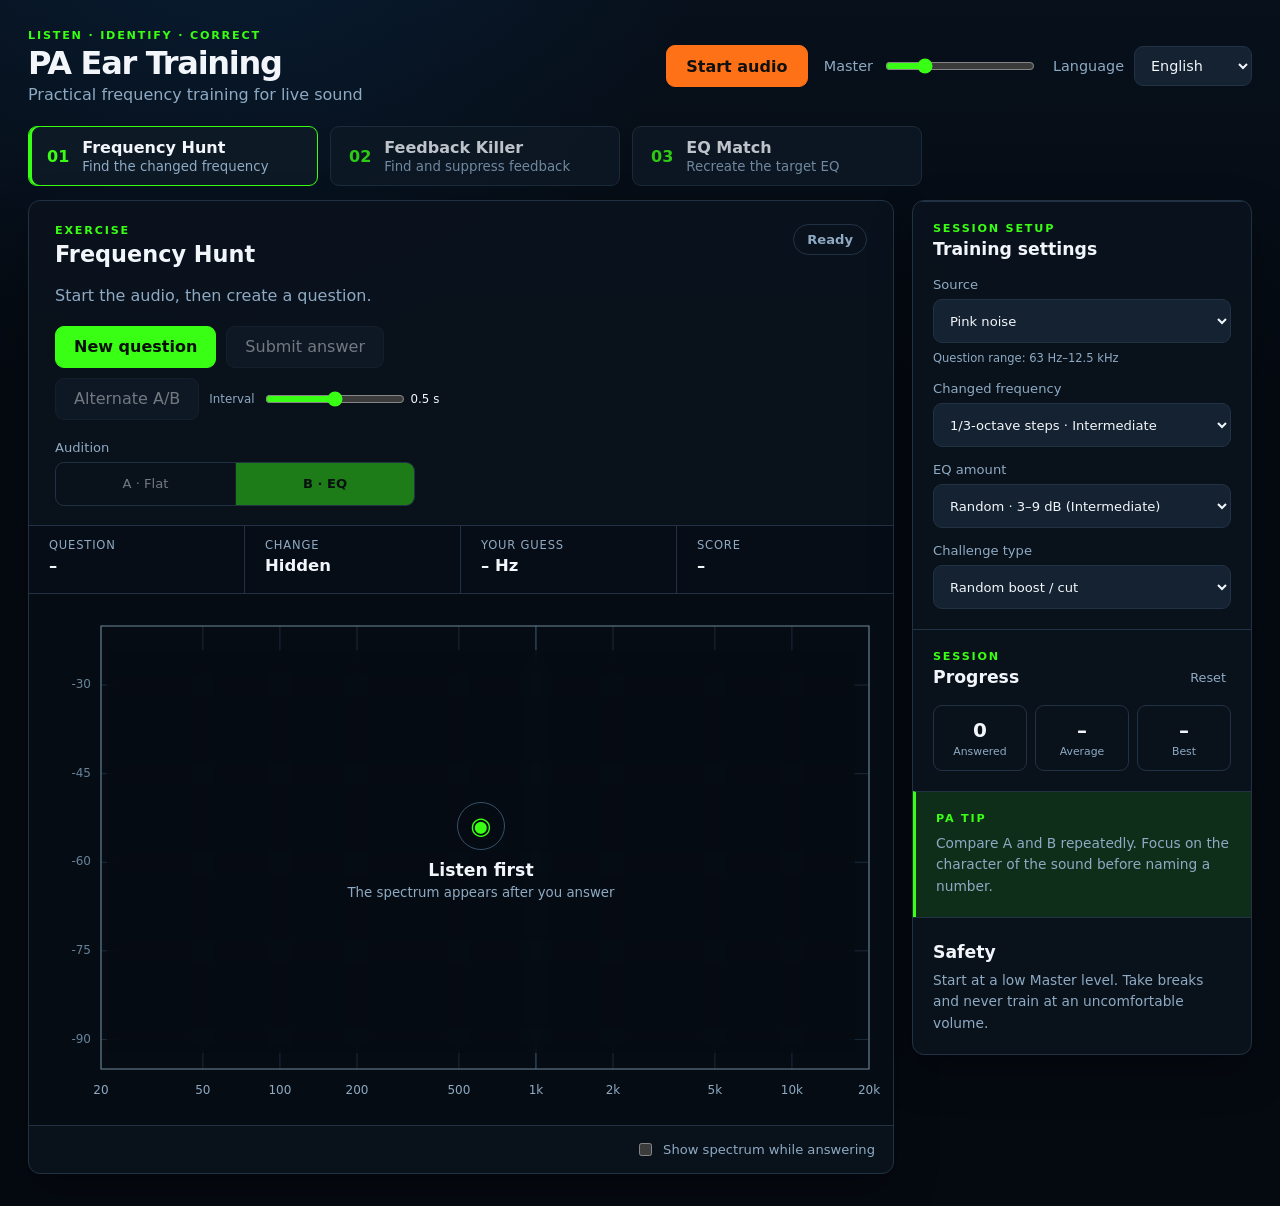
<file: index.html>
<!doctype html>
<html lang="ja">
<head>
  <meta charset="utf-8">
  <meta name="viewport" content="width=device-width, initial-scale=1">
  <meta name="theme-color" content="#07101b">
  <title>PA Ear Training</title>
  <link rel="icon" href="data:,">
  <link rel="stylesheet" href="styles.css?v=5">
</head>
<body>
  <main class="app">
    <header class="topbar">
      <div class="brand">
        <p class="eyebrow">LISTEN · IDENTIFY · CORRECT</p>
        <h1>PA Ear Training</h1>
        <p data-i18n="subtitle">Practical frequency training for live sound</p>
      </div>

      <div class="transport">
        <button id="startStop" class="primary" type="button" data-i18n="start">Start audio</button>
        <label class="volume">
          <span data-i18n="master">Master</span>
          <input id="masterGain" type="range" min="0" max="0.25" step="0.001" value="0.06">
        </label>
        <label class="languageField">
          <span data-i18n="language">Language</span>
          <select id="languageSelect">
            <option value="en">English</option>
            <option value="ja">日本語</option>
          </select>
        </label>
      </div>
    </header>

    <nav class="modebar" aria-label="Training mode">
      <button id="modeFrequencyHunt" class="modeTab active" type="button" aria-current="page">
        <span class="modeNumber">01</span>
        <span>
          <strong>Frequency Hunt</strong>
          <small data-i18n="frequencyHuntShort">Find the changed frequency</small>
        </span>
      </button>
      <button id="modeFeedbackKiller" class="modeTab" type="button">
        <span class="modeNumber">02</span>
        <span>
          <strong>Feedback Killer</strong>
          <small data-i18n="feedbackKillerShort">Find and suppress feedback</small>
        </span>
      </button>
      <button id="modeEqMatch" class="modeTab" type="button">
        <span class="modeNumber">03</span>
        <span><strong>EQ Match</strong><small data-i18n="eqMatchShort">Recreate the target EQ</small></span>
      </button>
    </nav>

    <section class="workspace">
      <section class="plotPane">
        <div class="plotHeader">
          <div>
            <p class="sectionLabel" data-i18n="exercise">Exercise</p>
            <h2 id="modeTitle">Frequency Hunt</h2>
            <p id="instruction" data-i18n="instructionReady">Start the audio, then create a question.</p>
            <div class="primaryActions">
              <button id="newQuestion" class="accent" type="button" data-i18n="newQuestion">New question</button>
              <button id="submitAnswer" type="button" disabled data-i18n="submit">Submit answer</button>
              <div id="alternatingControl" class="alternatingControl compareOnly">
                <button id="replayChange" type="button" disabled data-i18n="replay">Alternate A/B</button>
                <label class="abSpeedControl">
                  <span data-i18n="switchInterval">Interval</span>
                  <input id="abInterval" type="range" min="0" max="100" step="1" value="50">
                  <output id="abIntervalReadout" for="abInterval">0.5 s</output>
                </label>
              </div>
            </div>
            <div class="abControl compareOnly">
              <span data-i18n="audition">Audition</span>
              <div class="segmented" role="group" aria-label="Audition A/B">
                <button id="listenFlat" type="button">A · Flat</button>
                <button id="listenChanged" class="active" type="button">B · EQ</button>
              </div>
            </div>
          </div>
          <div id="statusBadge" class="statusBadge idle" data-i18n="ready">Ready</div>
        </div>

        <div class="challengeStrip" aria-live="polite">
          <div>
            <span data-i18n="question">Question</span>
            <strong id="questionNumber">–</strong>
          </div>
          <div>
            <span id="changeLabel" data-i18n="change">Change</span>
            <strong id="changeReadout">Hidden</strong>
          </div>
          <div>
            <span id="guessLabel" data-i18n="yourGuess">Your guess</span>
            <strong id="guessReadout">– Hz</strong>
          </div>
          <div>
            <span data-i18n="score">Score</span>
            <strong id="scoreReadout">–</strong>
          </div>
        </div>

        <div class="plotCanvasWrap">
          <canvas id="spectrum" width="1200" height="650" aria-label="Frequency spectrum and answer selector" draggable="false"></canvas>
          <div id="plotHitLayer" aria-hidden="true" draggable="false"></div>
          <div id="spectrumHidden" class="spectrumHidden">
            <span class="earIcon" aria-hidden="true">◉</span>
            <strong data-i18n="listenFirst">Listen first</strong>
            <small data-i18n="spectrumHidden">The spectrum appears after you answer</small>
          </div>
        </div>

        <div class="answerBar">
          <div class="matchOnly hidden eqLegend">
            <span class="userCurveLabel" data-i18n="matchUserCurve">Green: your EQ</span>
            <span id="matchTargetLegend" class="targetCurveLabel" data-i18n="matchHiddenCurve">Target curve appears after answering</span>
          </div>
          <label class="monitorToggle spectrumOnly">
            <input id="showSpectrum" type="checkbox">
            <span data-i18n="showSpectrum">Show spectrum while answering</span>
          </label>
        </div>
      </section>

      <aside class="sidePanel">
        <section class="panelBlock matchOnly hidden">
          <p class="sectionLabel" data-i18n="matchYourEq">Your EQ · 1 peaking band</p>
          <h3 data-i18n="matchControls">Match the sound</h3>
          <p id="matchEditHint" class="fieldHint" data-i18n="matchEditHint">Drag: frequency / gain. Wheel: Q.</p>
          <label class="field"><span data-i18n="matchFreq">Frequency (Hz)</span>
            <input id="matchFrequency" type="number" min="20" max="20000" step="1" value="1000" disabled>
          </label>
          <label class="field"><span data-i18n="matchGain">Gain (dB)</span>
            <input id="matchGain" type="number" min="-12" max="12" step="0.1" value="0" disabled>
          </label>
          <label class="field"><span data-i18n="matchQ">Q (width)</span>
            <input id="matchQ" type="number" min="0.3" max="12" step="0.1" value="1" disabled>
          </label>
          <button id="matchFlat" class="flatButton" type="button" disabled data-i18n="matchFlat">Flatten your EQ</button>
        </section>
        <section class="panelBlock">
          <p class="sectionLabel" data-i18n="sessionSetup">Session setup</p>
          <h3 data-i18n="trainingSettings">Training settings</h3>

          <label class="field">
            <span data-i18n="source">Source</span>
            <select id="sourceSelect">
              <option value="pink" data-i18n="pinkNoise">Pink noise</option>
              <option value="white" data-i18n="whiteNoise">White noise</option>
              <option value="music" data-i18n="music">Music (mix.mp3)</option>
              <option value="speech" data-i18n="speech">Speech (English reading)</option>
            </select>
            <small id="sourceRangeHint" class="fieldHint"></small>
          </label>

          <label class="field">
            <span id="difficultyLabel" data-i18n="difficulty">Changed frequency</span>
            <select id="difficultySelect">
              <option value="beginner" data-i18n="beginner">Beginner · octave bands</option>
              <option value="standard" data-i18n="standard" selected>Standard · 1/3 octave</option>
              <option value="expert" data-i18n="expert">Expert · continuous</option>
            </select>
          </label>

          <label class="field compareOnly">
            <span data-i18n="eqAmount">EQ amount</span>
            <select id="eqAmountSelect"></select>
          </label>

          <label class="field compareOnly">
            <span data-i18n="challengeType">Challenge type</span>
            <select id="challengeTypeSelect">
              <option value="boost" data-i18n="boost">Boost</option>
              <option value="cut" data-i18n="cut">Cut</option>
              <option value="random" data-i18n="random" selected>Random boost / cut</option>
            </select>
          </label>

          <label class="field feedbackOnly hidden">
            <span data-i18n="notchWidth">Notch width</span>
            <select id="feedbackQSelect">
              <option value="4" data-i18n="notchWide">Wide · Q 4</option>
              <option value="8" data-i18n="notchStandard" selected>Standard · Q 8</option>
              <option value="12" data-i18n="notchNarrow">Narrow · Q 12</option>
            </select>
          </label>

        </section>

        <section class="panelBlock statsPanel">
          <div class="row between">
            <div>
              <p class="sectionLabel" data-i18n="session">Session</p>
              <h3 data-i18n="progress">Progress</h3>
            </div>
            <button id="resetStats" class="textButton" type="button" data-i18n="reset">Reset</button>
          </div>
          <div class="statsGrid">
            <div><strong id="answeredStat">0</strong><span data-i18n="answered">Answered</span></div>
            <div><strong id="averageStat">–</strong><span data-i18n="average">Average</span></div>
            <div><strong id="bestStat">–</strong><span data-i18n="best">Best</span></div>
          </div>
        </section>

        <section class="panelBlock tipPanel">
          <p class="sectionLabel" data-i18n="paTip">PA tip</p>
          <p id="trainingTip" data-i18n="tipText">Compare A and B repeatedly. Focus on the character of the sound before naming a number.</p>
        </section>

        <section class="panelBlock safetyPanel">
          <h3 data-i18n="safety">Safety</h3>
          <p data-i18n="safetyText">Start at a low Master level. Take breaks and never train at an uncomfortable volume.</p>
        </section>
      </aside>
    </section>
  </main>

  <script type="module" src="src/main.js?v=5"></script>
</body>
</html>
</file>
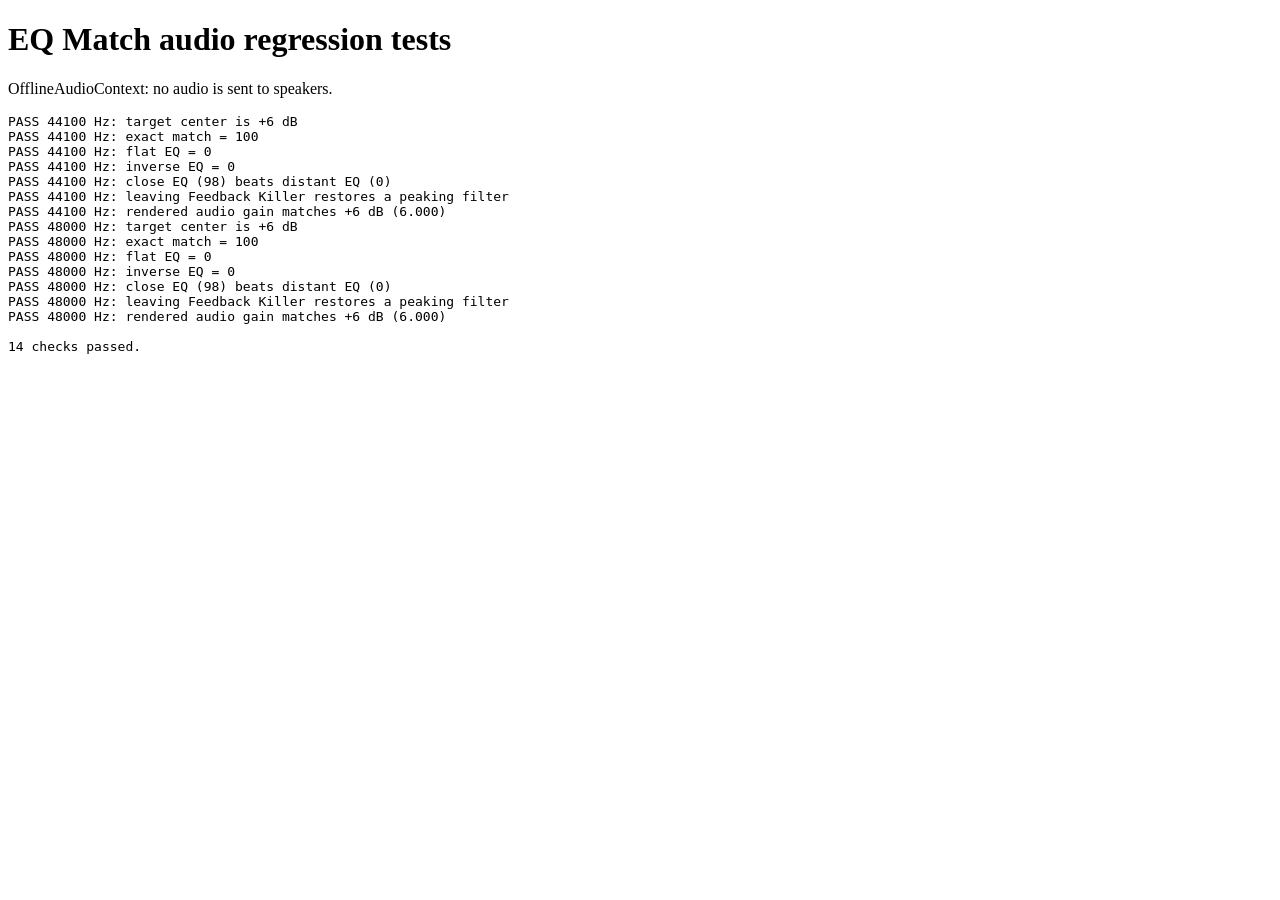
<file: tests/audio-browser.html>
<!doctype html>
<meta charset="utf-8">
<title>EQ Match audio regression tests</title>
<h1>EQ Match audio regression tests</h1>
<p>OfflineAudioContext: no audio is sent to speakers.</p>
<pre id="results">Running…</pre>
<script type="module" src="audio-browser.js"></script>
</file>
<file: styles.css>
:root {
  color-scheme: dark;
  --bg: #050a11;
  --surface: #0a121d;
  --surface-2: #0e1926;
  --surface-3: #142231;
  --line: #213244;
  --line-strong: #355169;
  --text: #f2f6fb;
  --muted: #8eaac3;
  --green: #39ff14;
  --green-soft: rgba(57, 255, 20, 0.12);
  --orange: #ff7117;
  --orange-soft: rgba(255, 113, 23, 0.15);
  --blue: #1488ff;
  --danger: #ff4d67;
  --radius: 12px;
  --shadow: 0 18px 44px rgba(0, 0, 0, 0.3);
  font-family: Inter, ui-sans-serif, system-ui, -apple-system, BlinkMacSystemFont, "Segoe UI", sans-serif;
}

* { box-sizing: border-box; }
.hidden { display: none !important; }

html, body { min-height: 100%; }

body {
  margin: 0;
  background:
    radial-gradient(circle at 18% -10%, rgba(20, 136, 255, 0.1), transparent 30rem),
    linear-gradient(180deg, #07101b 0, var(--bg) 24rem);
  color: var(--text);
}

button, input, select { font: inherit; }

button, select, input[type="range"] { accent-color: var(--green); }

button, select {
  border: 1px solid var(--line);
  border-radius: 9px;
  background: var(--surface-3);
  color: var(--text);
}

button {
  min-height: 42px;
  padding: 0 18px;
  cursor: pointer;
  transition: border-color 150ms ease, background 150ms ease, transform 150ms ease;
}

button:hover:not(:disabled) { border-color: var(--line-strong); }
button:active:not(:disabled) { transform: translateY(1px); }
button:disabled { cursor: not-allowed; opacity: 0.45; }

.app { width: min(1800px, 100%); margin: 0 auto; padding: 24px 28px 32px; }

.topbar {
  display: flex;
  align-items: center;
  justify-content: space-between;
  gap: 30px;
  min-height: 84px;
  margin-bottom: 18px;
}

.brand h1 { margin: 2px 0 3px; font-size: clamp(1.8rem, 2.5vw, 2.5rem); letter-spacing: -0.04em; }
.brand > p:last-child { margin: 0; color: var(--muted); }
.eyebrow, .sectionLabel {
  margin: 0;
  color: var(--green);
  font-size: 0.7rem;
  font-weight: 800;
  letter-spacing: 0.16em;
  text-transform: uppercase;
}

.transport { display: flex; align-items: center; justify-content: flex-end; gap: 16px; flex-wrap: wrap; }
.primary { min-width: 142px; background: var(--orange); border-color: var(--orange); color: #101010; font-weight: 850; }
.primary.running { background: var(--surface-3); border-color: var(--orange); color: var(--orange); }
.volume, .languageField { display: flex; align-items: center; gap: 10px; color: var(--muted); font-size: 0.9rem; }
.volume input { width: 150px; }
.languageField select { min-width: 116px; padding: 10px 32px 10px 12px; }

.modebar {
  display: flex;
  flex-wrap: wrap;
  align-items: stretch;
  gap: 12px;
  margin-bottom: 14px;
}

.modeTab {
  display: flex;
  align-items: center;
  gap: 13px;
  min-width: 290px;
  padding: 11px 18px;
  text-align: left;
  background: var(--surface-2);
}
.modeTab.active { border-color: var(--green); box-shadow: inset 3px 0 var(--green); }
.modeTab:not(.active) { opacity: 0.78; }
.modeTab strong, .modeTab small { display: block; }
.modeTab small { margin-top: 2px; color: var(--muted); }
.modeNumber { color: var(--green); font-weight: 900; font-variant-numeric: tabular-nums; }
.comingSoon { display: flex; align-items: center; color: var(--muted); font-size: 0.86rem; padding: 0 8px; }

.workspace { display: grid; grid-template-columns: minmax(0, 1fr) 340px; gap: 18px; align-items: start; }
.plotPane, .sidePanel { background: rgba(10, 18, 29, 0.92); border: 1px solid var(--line); border-radius: var(--radius); box-shadow: var(--shadow); }
.plotPane { overflow: hidden; }
.plotHeader { display: flex; justify-content: space-between; align-items: flex-start; gap: 20px; padding: 23px 26px 19px; }
.plotHeader > div:first-child { min-width: 0; }
.plotHeader #instruction { color: var(--muted); line-height: 1.6; }
.plotHeader h2 { margin: 4px 0 5px; font-size: 1.4rem; }
.plotHeader p:last-child { margin: 0; color: var(--muted); }
.primaryActions { display: flex; gap: 10px; margin-top: 17px; flex-wrap: wrap; }
.primaryActions .accent { background: var(--green); border-color: var(--green); color: #061006; font-weight: 850; }
.alternatingControl { display: flex; align-items: center; gap: 10px; flex-wrap: wrap; }
.alternatingControl button.active { color: var(--orange); border-color: var(--orange); background: var(--orange-soft); }
.abSpeedControl { display: grid; grid-template-columns: auto minmax(90px, 140px) 3.4rem; align-items: center; gap: 8px; color: var(--muted); font-size: 0.74rem; white-space: nowrap; }
.abSpeedControl input { width: 100%; }
.abSpeedControl output { color: var(--text); font-variant-numeric: tabular-nums; }
.statusBadge { border: 1px solid var(--line); border-radius: 999px; padding: 7px 13px; color: var(--muted); font-size: 0.82rem; font-weight: 750; }
.statusBadge.listening { color: var(--green); border-color: var(--green); background: var(--green-soft); }
.statusBadge.answered { color: var(--orange); border-color: var(--orange); background: var(--orange-soft); }
.statusBadge.feedback { color: var(--danger); border-color: var(--danger); background: rgba(255, 77, 103, 0.1); }

.challengeStrip { display: grid; grid-template-columns: repeat(4, 1fr); border-top: 1px solid var(--line); border-bottom: 1px solid var(--line); background: rgba(5, 10, 17, 0.45); }
.challengeStrip > div { min-height: 67px; padding: 12px 20px; border-right: 1px solid var(--line); }
.challengeStrip > div:last-child { border-right: 0; }
.challengeStrip span, .challengeStrip strong { display: block; }
.challengeStrip span { color: var(--muted); font-size: 0.72rem; text-transform: uppercase; letter-spacing: 0.07em; }
.challengeStrip strong { margin-top: 4px; font-size: 1.03rem; font-variant-numeric: tabular-nums; }

.plotCanvasWrap { position: relative; height: min(59vh, 650px); min-height: 410px; background: #060c13; }
#spectrum, #plotHitLayer { position: absolute; inset: 0; width: 100%; height: 100%; }
#spectrum { display: block; }
#plotHitLayer { z-index: 2; touch-action: none; user-select: none; cursor: crosshair; }
.spectrumHidden {
  position: absolute;
  z-index: 1;
  inset: 56px 38px 72px 78px;
  display: flex;
  flex-direction: column;
  align-items: center;
  justify-content: center;
  pointer-events: none;
  color: var(--muted);
  background: rgba(6, 12, 19, 0.7);
  backdrop-filter: blur(8px);
}
.spectrumHidden.hidden { display: none; }
.spectrumHidden strong { color: var(--text); font-size: 1.08rem; }
.spectrumHidden small { margin-top: 5px; }
.earIcon { display: grid; place-items: center; width: 48px; height: 48px; margin-bottom: 10px; border: 1px solid var(--line-strong); border-radius: 50%; color: var(--green); font-size: 1.5rem; }

.answerBar { display: flex; align-items: center; gap: 10px; padding: 14px 18px; border-top: 1px solid var(--line); flex-wrap: wrap; }
.monitorToggle { display: flex; align-items: center; gap: 8px; margin-left: auto; color: var(--muted); font-size: 0.82rem; }

.sidePanel { overflow: hidden; }
.panelBlock { padding: 20px; }
.panelBlock + .panelBlock { border-top: 1px solid var(--line); }
.panelBlock h3 { margin: 4px 0 18px; font-size: 1.08rem; }
.field { display: grid; gap: 7px; margin-top: 15px; color: var(--muted); font-size: 0.82rem; }
.field select { width: 100%; min-height: 44px; padding: 0 12px; color: var(--text); }
.field input[type="number"] { width: 100%; min-height: 42px; padding: 8px 12px; color: var(--text); background: var(--surface-3); border: 1px solid var(--line); border-radius: 9px; }
.field input:disabled { opacity: 0.6; }
.flatButton { margin-top: 14px; width: 100%; }
.eqLegend { display: flex; flex-wrap: wrap; gap: 14px; font-size: 0.82rem; }
.userCurveLabel { color: var(--green); }
.targetCurveLabel { color: var(--orange); }
.fieldHint { color: var(--muted); font-size: 0.72rem; line-height: 1.4; }
.abControl { margin-top: 20px; color: var(--muted); font-size: 0.82rem; }
.plotHeader .abControl { max-width: 360px; }
.segmented { display: grid; grid-template-columns: 1fr 1fr; margin-top: 7px; border: 1px solid var(--line); border-radius: 9px; overflow: hidden; }
.segmented button { border: 0; border-radius: 0; background: transparent; padding: 0 8px; }
.segmented button + button { border-left: 1px solid var(--line); }
.segmented button.active { background: var(--green); color: #071007; font-weight: 850; }
.row { display: flex; align-items: center; gap: 10px; }
.between { justify-content: space-between; }
.textButton { min-height: auto; padding: 5px; border: 0; background: transparent; color: var(--muted); font-size: 0.8rem; }
.statsGrid { display: grid; grid-template-columns: repeat(3, 1fr); gap: 8px; }
.statsGrid div { padding: 12px 8px; border: 1px solid var(--line); border-radius: 9px; text-align: center; }
.statsGrid strong, .statsGrid span { display: block; }
.statsGrid strong { font-size: 1.25rem; font-variant-numeric: tabular-nums; }
.statsGrid span { margin-top: 3px; color: var(--muted); font-size: 0.68rem; }
.tipPanel { border-left: 3px solid var(--green); background: var(--green-soft); }
.tipPanel p:last-child, .safetyPanel p { margin: 8px 0 0; color: var(--muted); line-height: 1.55; font-size: 0.86rem; }
.safetyPanel h3 { margin-bottom: 5px; }

@media (max-width: 1050px) {
  .workspace { grid-template-columns: 1fr; }
  .sidePanel { display: grid; grid-template-columns: repeat(2, 1fr); }
  .panelBlock + .panelBlock { border-top: 0; border-left: 1px solid var(--line); }
}

@media (max-width: 720px) {
  .app { padding: 14px; }
  .topbar { align-items: flex-start; flex-direction: column; }
  .transport { width: 100%; justify-content: flex-start; }
  .volume { order: 3; width: 100%; }
  .volume input { flex: 1; }
  .modebar { display: block; }
  .modeTab { width: 100%; min-width: 0; }
  .modeTab + .modeTab { margin-top: 8px; }
  .plotHeader { flex-wrap: wrap; padding: 18px; }
  .comingSoon { display: none; }
  .challengeStrip { grid-template-columns: repeat(2, 1fr); }
  .challengeStrip > div:nth-child(2) { border-right: 0; }
  .challengeStrip > div:nth-child(-n+2) { border-bottom: 1px solid var(--line); }
  .plotCanvasWrap { min-height: 360px; }
  .primaryActions button { flex: 1 1 135px; }
  .alternatingControl { flex: 1 1 100%; }
  .alternatingControl button { flex: 0 1 auto; }
  .abSpeedControl { flex: 1; grid-template-columns: auto minmax(80px, 1fr) 3.4rem; }
  .spectrumHidden { inset: 45px 18px 65px 58px; }
  .monitorToggle { width: 100%; margin-left: 0; }
  .sidePanel { display: block; }
  .panelBlock + .panelBlock { border-left: 0; border-top: 1px solid var(--line); }
}
</file>
